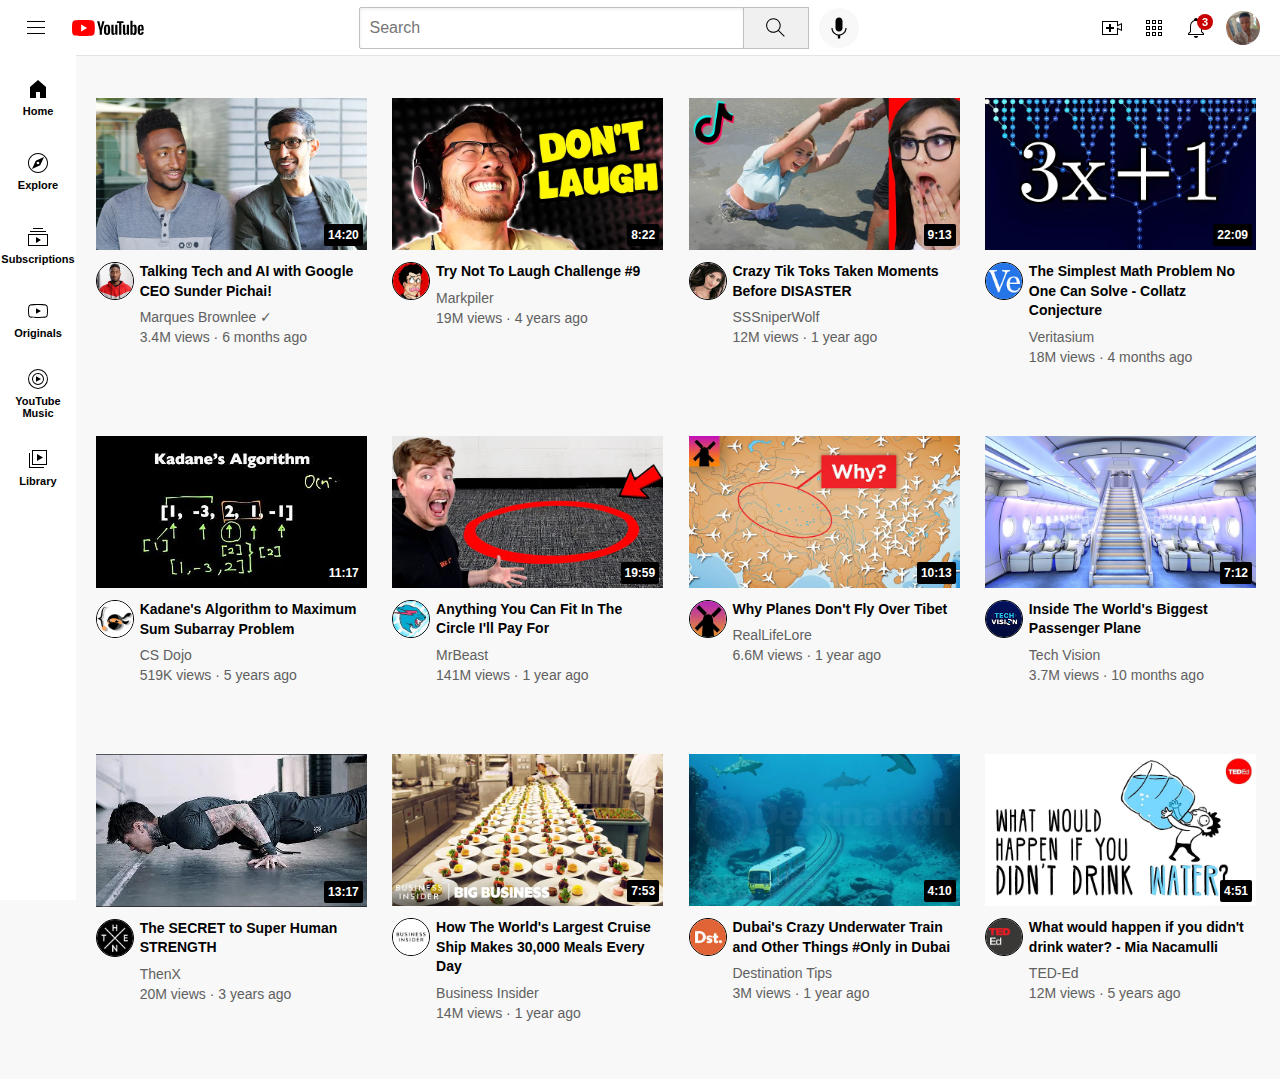
<file: index.html>
<!DOCTYPE html>
<html lang="en">
<head>
    <meta charset="UTF-8">
    <meta http-equiv="X-UA-Compatible" content="IE=edge">
    <meta name="author" content="JudeChuks, 22/10/2022">
    <meta name="revised" content="JudeChuks, 27/10/2022">
    <meta name="viewport" content="width=device-width, initial-scale=1.0">
    <title>Youtube Clone</title>
    <!-- css -->
    <link rel="stylesheet" href="./css/general.css">
    <link rel="stylesheet" href="./css/header.css">
    <link rel="stylesheet" href="./css/sidebar.css">
    <link rel="stylesheet" href="./css/video.css">
</head>
<body>
  <!-- Header Section -->
  <!-- left section -->
  <header class="header">
    <section class="left-section">
      <img class="hamburger-menu" src="./icons/hamburger-menu.svg">
      <!-- youtube logo -->
    <img src="./icons/youtube-logo.svg" alt="youtube logo" class="youtube-logo">
    </section>

    <!-- middle section -->
    <section class="middle-section">
      <!-- Search Button -->
        <input type="text" class="search-bar" placeholder="Search">
        <button class="search-btn">
          <img src="./icons/search.svg" alt="search icon" class="search-icon">
          <div class="tooltip">Search</div>
        </button>
        <!-- microphone icon -->
         <button class="microphone-btn">
           <img src="./icons/voice-search-icon.svg" alt="microphone icon" class="microphone-icon">
           <div class="tooltip">Search with your voice</div>
         </button>
    </section>

    <!-- right section -->
    <section class="right-section">
     <div class="upload-icon-container">
      <img class="upload-icon" src="./icons/upload.svg" alt="upload icon">
      <div class="tooltip">Create</div>
     </div>
     <div class="apps-icon-container">
      <img class="apps-icon" src="./icons/youtube-apps.svg" alt="apps icon">
      <div class="tooltip">Apps</div>
      </div>
      <div class="note-icon-container">
        <img class="note-icon" src="./icons/notifications.svg" alt="notification icon">
        <div class="note-count">3</div>
        <div class="tooltip">Notifications</div>
      </div>
      <div class="profile-icon-container">
        <img class="profile-icon" src="./images/profile/account.jpg" alt="account profile" >
        <div class="tooltip">Account</div>
      </div>
    </section>
  </header>

    <!-- Side Menu -->
    <nav class="sidebar">
      <div class="sidebar-link"><img src="./icons/home.svg"><div>Home</div></div>
      <div class="sidebar-link"><img src="./icons/explore.svg"><div>Explore</div></div>
      <div class="sidebar-link"><img src="./icons/subscriptions.svg"><div>Subscriptions</div></div>
      <div class="sidebar-link"><img src="./icons/originals.svg"><div>Originals</div></div>
      <div class="sidebar-link"><img src="./icons/youtube-music.svg"><div>YouTube Music</div></div>
      <div class="sidebar-link"><img src="./icons/library.svg"><div>Library</div></div>
    </nav>
    <main>
    <!-- Video Section -->
    <section class="video-grid">
    <!-- channel 1 -->
      <article class="video-channel">
        <div class="thumbnail">
          <a href="./Mediaplayer2.html" target="_blank">
          <img src="./images/thumbnails/thumbnail-1.webp" alt="thumbnail" class="thumbnail-img">
          </a>
          <div class="video-time">14:20</div>
        </div>
        <div class="video-info-grid">
          <div class="profile">
          <a href="./circular progress bar.htm" target="_blank">
            <img src="./images/profile/channel-1.jpg" alt="profile picture" class="profile-pic">
          </a>
          <div class="channel-tooltip">
                <img class="profile-pic pic-left" src="./images/profile/channel-1.jpg">
                <div class="profile-left">
                  <p class="author">Marques Brownlee</p>
                  <p class="subscribers">15M subscribers</p>
                </div>
            </div>
          </div>
          <div class="video-info">
            <!-- Video Title -->
            <p class="video-title"><a href="./Mediaplayer2.html" target="_blank">Talking Tech and AI with Google CEO Sunder Pichai!</a></p>
            <!-- Video Author -->
            <p class="video-author">Marques Brownlee &checkmark;</p>
            <!-- Video Upload Date -->
            <p class="video-stats">3.4M views &middot; 6 months ago</p>
          </div>
        </div>
      </article>
    <!-- channel 2 -->
      <article class="video-channel">
        <div class="thumbnail">
          <a href="./Mediaplayer2.html" target="_blank">
          <img src="./images/thumbnails/thumbnail-2.webp" alt="thumbnail" class="thumbnail-img">
          </a>
          <div class="video-time">8:22</div>
        </div>
        <div class="video-info-grid">
          <div class="profile">
          <a href="./circular progress bar.htm" target="_blank">
            <img src="./images/profile/channel-2.jpg" alt="profile picture" class="profile-pic">
          </a>
          <div class="channel-tooltip">
                <img class="profile-pic pic-left" src="./images/profile/channel-2.jpg">
                <div class="profile-left">
                  <p class="author">Markpiler</p>
                  <p class="subscribers">30M subscribers</p>
                </div>
            </div>
          </div>
          <div class="video-info">
            <!-- Video Title -->
            <p class="video-title"><a href="./Mediaplayer2.html" target="_blank">Try Not To Laugh Challenge #9</a></p>
            <!-- Video Author -->
            <p class="video-author">Markpiler</p>
            <!-- Video Upload Date -->
            <p class="video-stats">19M views &middot; 4 years ago</p>
          </div>
        </div>
      </article>
    <!-- channel 3 -->
      <article class="video-channel">
        <div class="thumbnail">
          <a href="./Mediaplayer2.html" target="_blank">
          <img src="./images/thumbnails/thumbnail-3.webp" alt="thumbnail" class="thumbnail-img">
          </a>
          <div class="video-time">9:13</div>
        </div>
        <div class="video-info-grid">
          <div class="profile">
          <a href="./circular progress bar.htm" target="_blank">
            <img src="./images/profile/channel-3.jpg" alt="profile picture" class="profile-pic">
          </a>
          <div class="channel-tooltip">
                <img class="profile-pic pic-left" src="./images/profile/channel-3.jpg">
                <div class="profile-left">
                  <p class="author">SSSniperWolf</p>
                  <p class="subscribers">21M subscribers</p>
                </div>
            </div>
          </div>
          <div class="video-info">
            <!-- Video Title -->
            <p class="video-title"><a href="./Mediaplayer2.html" target="_blank">Crazy Tik Toks Taken Moments Before DISASTER</a></p>
            <!-- Video Author -->
            <p class="video-author">SSSniperWolf</p>
            <!-- Video Upload Date -->
            <p class="video-stats">12M views &middot; 1 year ago</p>
          </div>
        </div>
      </article>
    <!-- channel 4 -->
      <article class="video-channel">
        <div class="thumbnail">
          <a href="./Mediaplayer2.html" target="_blank">
          <img src="./images/thumbnails/thumbnail-4.webp" alt="thumbnail" class="thumbnail-img">
          </a>
          <div class="video-time">22:09</div>
        </div>
        <div class="video-info-grid">
          <div class="profile">
          <a href="./circular progress bar.htm" target="_blank">
            <img src="./images/profile/channel-4.jpg" alt="profile picture" class="profile-pic">
          </a>
          <div class="channel-tooltip">
                <img class="profile-pic pic-left" src="./images/profile/channel-4.jpg">
                <div class="profile-left">
                  <p class="author">Veritasium</p>
                  <p class="subscribers">22M subscribers</p>
                </div>
            </div>
          </div>
          <div class="video-info">
            <!-- Video Title -->
            <p class="video-title"><a href="./Mediaplayer2.html" target="_blank">The Simplest Math Problem No One Can Solve &dash; Collatz Conjecture</a></p>
            <!-- Video Author -->
            <p class="video-author">Veritasium</p>
            <!-- Video Upload Date -->
            <p class="video-stats">18M views &middot; 4 months ago</p>
          </div>
        </div>
      </article>
    <!-- channel 5 -->
      <article class="video-channel">
        <div class="thumbnail">
          <a href="./Mediaplayer2.html" target="_blank">
          <img src="./images/thumbnails/thumbnail-5.webp" alt="thumbnail" class="thumbnail-img">
          </a>
          <div class="video-time">11:17</div>
        </div>
        <div class="video-info-grid">
          <div class="profile">
          <a href="./circular progress bar.htm" target="_blank">
            <img src="./images/profile/channel-5.jpg" alt="profile picture" class="profile-pic">
          </a>
          <div class="channel-tooltip">
                <img class="profile-pic pic-left" src="./images/profile/channel-5.jpg">
                <div class="profile-left">
                  <p class="author">CS Dojo</p>
                  <p class="subscribers">1M subscribers</p>
                </div>
            </div>
          </div>
          <div class="video-info">
            <!-- Video Title -->
            <p class="video-title"><a href="./Mediaplayer2.html" target="_blank">Kadane's Algorithm to Maximum Sum Subarray Problem</a></p>
            <!-- Video Author -->
            <p class="video-author">CS Dojo</p>
            <!-- Video Upload Date -->
            <p class="video-stats">519K views &middot; 5 years ago</p>
          </div>
        </div>
      </article>
    <!-- channel 6 -->
      <article class="video-channel">
        <div class="thumbnail">
          <a href="./Mediaplayer2.html" target="_blank">
          <img src="./images/thumbnails/thumbnail-6.webp" alt="thumbnail" class="thumbnail-img">
          </a>
          <div class="video-time">19:59</div>
        </div>
        <div class="video-info-grid">
          <div class="profile">
          <a href="./circular progress bar.htm" target="_blank">
            <img src="./images/profile/channel-6.jpg" alt="profile picture" class="profile-pic">
          </a>
          <div class="channel-tooltip">
                <img class="profile-pic pic-left" src="./images/profile/channel-6.jpg">
                <div class="profile-left">
                  <p class="author">MrBeast</p>
                  <p class="subscribers">200M subscribers</p>
                </div>
            </div>
          </div>
          <div class="video-info">
            <!-- Video Title -->
            <p class="video-title"><a href="./Mediaplayer2.html" target="_blank">Anything You Can Fit In The Circle I'll Pay For</a></p>
            <!-- Video Author -->
            <p class="video-author">MrBeast</p>
            <!-- Video Upload Date -->
            <p class="video-stats">141M views &middot; 1 year ago</p>
          </div>
        </div>
      </article>
    <!-- channel 7 -->
      <article class="video-channel">
        <div class="thumbnail">
          <a href="./Mediaplayer2.html" target="_blank">
          <img src="./images/thumbnails/thumbnail-7.webp" alt="thumbnail" class="thumbnail-img">
          </a>
          <div class="video-time">10:13</div>
        </div>
        <div class="video-info-grid">
          <div class="profile">
          <a href="./circular progress bar.htm" target="_blank">
            <img src="./images/profile/channel-7.jpg" alt="profile picture" class="profile-pic">
          </a>
          <div class="channel-tooltip">
                <img class="profile-pic pic-left" src="./images/profile/channel-7.jpg">
                <div class="profile-left">
                  <p class="author">RealLifeLore</p>
                  <p class="subscribers">12M subscribers</p>
                </div>
            </div>
          </div>
          <div class="video-info">
            <!-- Video Title -->
            <p class="video-title"><a href="./Mediaplayer2.html" target="_blank">Why Planes Don't Fly Over Tibet</a></p>
            <!-- Video Author -->
            <p class="video-author">RealLifeLore</p>
            <!-- Video Upload Date -->
            <p class="video-stats">6.6M views &middot; 1 year ago</p>
          </div>
        </div>
      </article>
    <!-- channel 8 -->
      <article class="video-channel">
        <div class="thumbnail">
          <a href="./Mediaplayer2.html" target="_blank">
          <img src="./images/thumbnails/thumbnail-8.webp" alt="thumbnail" class="thumbnail-img">
          </a>
          <div class="video-time">7:12</div>
        </div>
        <div class="video-info-grid">
          <div class="profile">
          <a href="./circular progress bar.htm" target="_blank">
            <img src="./images/profile/channel-8.jpeg" alt="profile picture" class="profile-pic">
          </a>
          <div class="channel-tooltip">
                <img class="profile-pic pic-left" src="./images/profile/channel-8.jpeg">
                <div class="profile-left">
                  <p class="author">Tech Vision</p>
                  <p class="subscribers">10M subscribers</p>
                </div>
            </div>
          </div>
          <div class="video-info">
            <!-- Video Title -->
            <p class="video-title"><a href="./Mediaplayer2.html" target="_blank">Inside The World's Biggest Passenger Plane</a></p>
            <!-- Video Author -->
            <p class="video-author">Tech Vision</p>
            <!-- Video Upload Date -->
            <p class="video-stats">3.7M views &middot; 10 months ago</p>
          </div>
        </div>
      </article>
    <!-- channel 9 -->
      <article class="video-channel">
        <div class="thumbnail">
          <a href="./Mediaplayer2.html" target="_blank">
          <img src="./images/thumbnails/thumbnail-9.webp" alt="thumbnail" class="thumbnail-img">
          </a>
          <div class="video-time">13:17</div>
        </div>
        <div class="video-info-grid">
          <div class="profile">
          <a href="./circular progress bar.htm" target="_blank">
            <img src="./images/profile/channel-9.jpg" alt="profile picture" class="profile-pic">
          </a>
          <div class="channel-tooltip">
                <img class="profile-pic pic-left" src="./images/profile/channel-9.jpg">
                <div class="profile-left">
                  <p class="author">ThenX</p>
                  <p class="subscribers">32M subscribers</p>
                </div>
            </div>
          </div>
          <div class="video-info">
            <!-- Video Title -->
            <p class="video-title"><a href="./Mediaplayer2.html" target="_blank">The SECRET to Super Human STRENGTH</a></p>
            <!-- Video Author -->
            <p class="video-author">ThenX</p>
            <!-- Video Upload Date -->
            <p class="video-stats">20M views &middot; 3 years ago</p>
          </div>
        </div>
      </article>
    <!-- channel 10 -->
      <article class="video-channel">
        <div class="thumbnail">
          <a href="./Mediaplayer2.html" target="_blank">
          <img src="./images/thumbnails/thumbnail-10.webp" alt="thumbnail" class="thumbnail-img">
          </a>
          <div class="video-time">7:53</div>
        </div>
        <div class="video-info-grid">
          <div class="profile">
          <a href="./circular progress bar.htm" target="_blank">
            <img src="./images/profile/channel-10.jpg" alt="profile picture" class="profile-pic">
          </a>
          <div class="channel-tooltip">
                <img class="profile-pic pic-left" src="./images/profile/channel-10.jpg">
                <div class="profile-left">
                  <p class="author">Business Insider</p>
                  <p class="subscribers">24M subscribers</p>
                </div>
            </div>
          </div>
          <div class="video-info">
            <!-- Video Title -->
            <p class="video-title"><a href="./Mediaplayer2.html" target="_blank">How The World's Largest Cruise Ship Makes 30,000 Meals Every Day</a></p>
            <!-- Video Author -->
            <p class="video-author">Business Insider</p>
            <!-- Video Upload Date -->
            <p class="video-stats">14M views &middot; 1 year ago</p>
          </div>
        </div>
      </article>
    <!-- channel 11 -->
      <article class="video-channel">
        <div class="thumbnail">
          <a href="./Mediaplayer2.html" target="_blank">
          <img src="./images/thumbnails/thumbnail-11.webp" alt="thumbnail" class="thumbnail-img">
          </a>
          <div class="video-time">4:10</div>
        </div>
        <div class="video-info-grid">
          <div class="profile">
          <a href="./circular progress bar.htm" target="_blank">
            <img src="./images/profile/channel-11.jpg" alt="profile picture" class="profile-pic">
          </a>
          <div class="channel-tooltip">
                <img class="profile-pic pic-left" src="./images/profile/channel-11.jpg">
                <div class="profile-left">
                  <p class="author">Destination Tips</p>
                  <p class="subscribers">8M subscribers</p>
                </div>
            </div>
          </div>
          <div class="video-info">
            <!-- Video Title -->
            <p class="video-title"><a href="./Mediaplayer2.html" target="_blank">Dubai's Crazy Underwater Train and Other Things #Only in Dubai</a></p>
            <!-- Video Author -->
            <p class="video-author">Destination Tips</p>
            <!-- Video Upload Date -->
            <p class="video-stats">3M views &middot; 1 year ago</p>
          </div>
        </div>
      </article>
    <!-- channel 12 -->
      <article class="video-channel">
        <div class="thumbnail">
          <a href="./Mediaplayer2.html" target="_blank">
          <img src="./images/thumbnails/thumbnail-12.webp" alt="thumbnail" class="thumbnail-img">
          </a>
          <div class="video-time">4:51</div>
        </div>
        <div class="video-info-grid">
          <div class="profile">
          <a href="./circular progress bar.htm" target="_blank">
            <img src="./images/profile/channel-12.jpg" alt="profile picture" class="profile-pic">
          </a>
            <div class="channel-tooltip">
                <img class="profile-pic pic-left" src="./images/profile/channel-12.jpg">
                <div class="profile-left">
                  <p class="author">TED&dash;Ed</p>
                  <p class="subscribers">14M subscribers</p>
                </div>
            </div>
          </div>
          <div class="video-info">
            <!-- Video Title -->
            <p class="video-title"><a href="./Mediaplayer2.html" target="_blank">What would happen if you didn't drink water? &dash; Mia Nacamulli</a></p>
            <!-- Video Author -->
            <p class="video-author">TED&dash;Ed</p>
            <!-- Video Upload Date -->
            <p class="video-stats">12M views &middot; 5 years ago</p>
          </div>
        </div>
      </article>
      
    </section>
  </main>
    
</body>
</html>
</file>
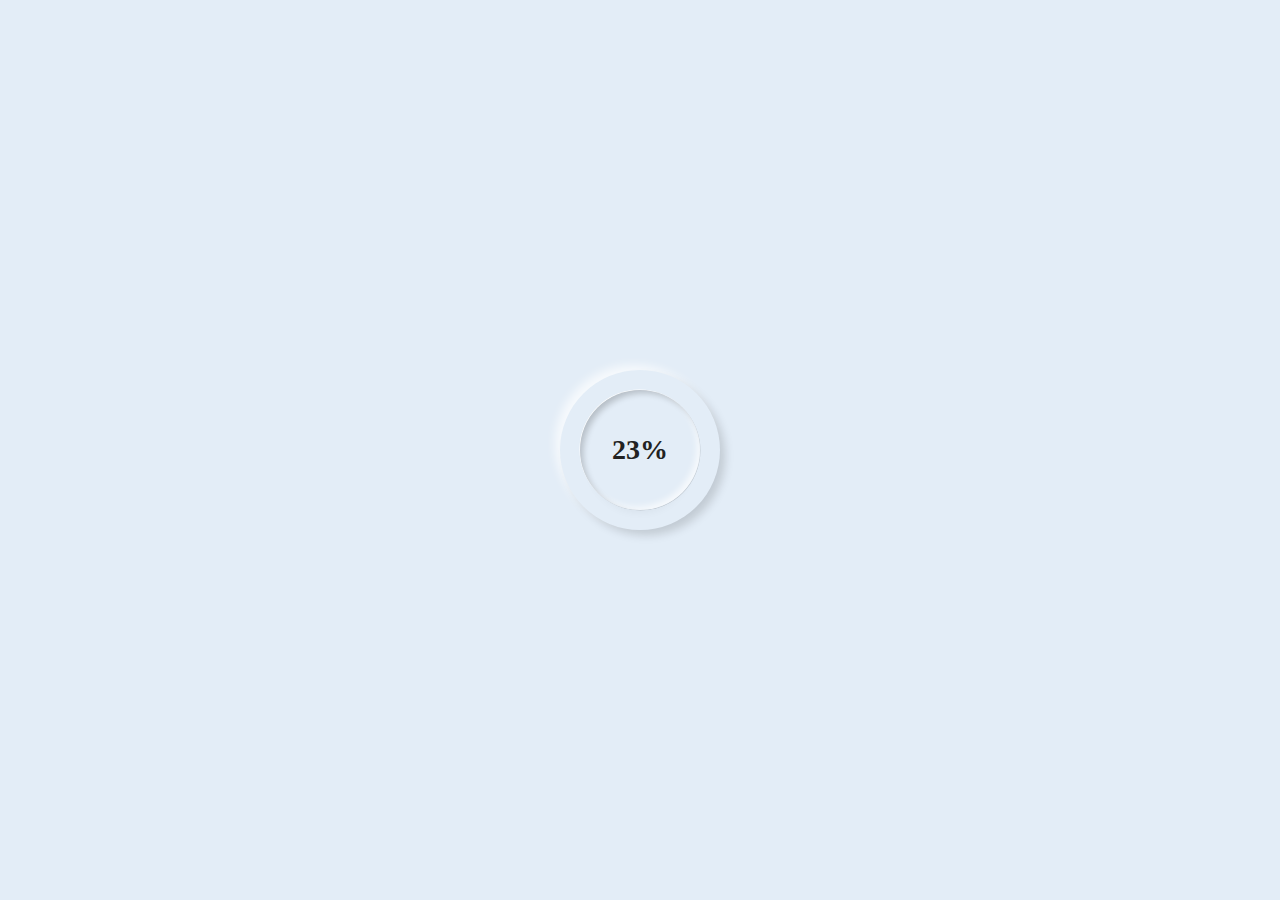
<file: circular progress bar.htm>
<!DOCTYPE html>
<html lang="en">

<head>
    <title>Circular Progress Bar </title>
    <meta name="revised"
        content="JudeChuks, 03/08/2022">
    <meta charset="UTF-8">
</head>

<style>
    * {
        Padding: 0;
        Margin: 0;
        box-sizing: border-box;
    }

        /* 1em = Browser's default size (which is 16px = 12pt = 100%) */
    #container {
        background: #e3edf7;
        height: 100vh;
        display: flex;
        align-items: center;
        justify-content: center;
    }
    .wrapper {
        width: 160px;
        height: 160px;
        position: relative;
    }
    .outer {
        width: 160px;
        height: 160px;
        border-radius: 50%;
        padding: 20px;
        box-shadow: 6px 6px 10px -1px rgba(0, 0, 0, 0.15),
                    -6px -6px 10px -1px rgba(255, 255, 255, 0.7);
    }
    .inner {
        width: 120px;
        height: 120px;
        border-radius: 50%;
        display: flex;
        align-items: center;
        justify-content: center;
        box-shadow: inset 4px 4px 6px -1px rgba(0, 0, 0, 0.2),
                    inset -4px -4px 6px -1px rgba(255, 255, 255, 0.7),
                    -0.5px -0.5px 0px rgba(255, 255, 255, 1),
                    0.5px 0.5px 0px rgba(0, 0, 0, 0.15),
                    0px 12px 10px -10px rgba(0, 0, 0, 0.05);
    }
    .item {
        font-size: 1.75rem;
        font-weight: 900;
        color: #222;
    }
    circle {
       fill: none;
       stroke: url(#GradientColor);
       stroke-width: 20px;
       stroke-dasharray: 472; /*472 is the complete value*/
       stroke-dashoffset: 472;
       animation: anim 2s linear forwards;
    }
    svg {
       position: absolute;
       top: 0;
       left: 0;
    }
    @keyframes anim {
       100% {
         stroke-dashoffset: 151; /* 472 - 472 * 0.68% */
       }
    }

</style>

<body>
  <main id="container">
    <div class="wrapper">
        <div class="outer">
            <div class="inner">
              <div class="item">
               <!-- 68% -->
              </div>
           </div>
        </div>
        <!-- svg gradient color application -->
    <svg xmlns="http://www.w3.org/2000/svg" version="1.1" width="160px" height="160px">
     <defs>
       <linearGradient id="GradientColor">
         <stop offset="0%" stop-color="red" />
         <!-- <stop offset="33%" stop-color="green" />
         <stop offset="66%" stop-color="yellow" /> -->
         <stop offset="100%" stop-color="blue" />
       </linearGradient>
     </defs>
     <circle cx="80" cy="80" r="70" stroke-linecap="round" />
    </svg>

    </div>
  </main>

  <script>
    //counting progress
    let item = document.querySelector(".item");
    let counter = 0;
    setInterval(() => {
      
      if(counter === 68) {
        clearInterval();
      } else {
        counter += 1;
        item.textContent = counter+"%";
      }
      
    }, 28);
  </script>
</body>

</html>
</file>
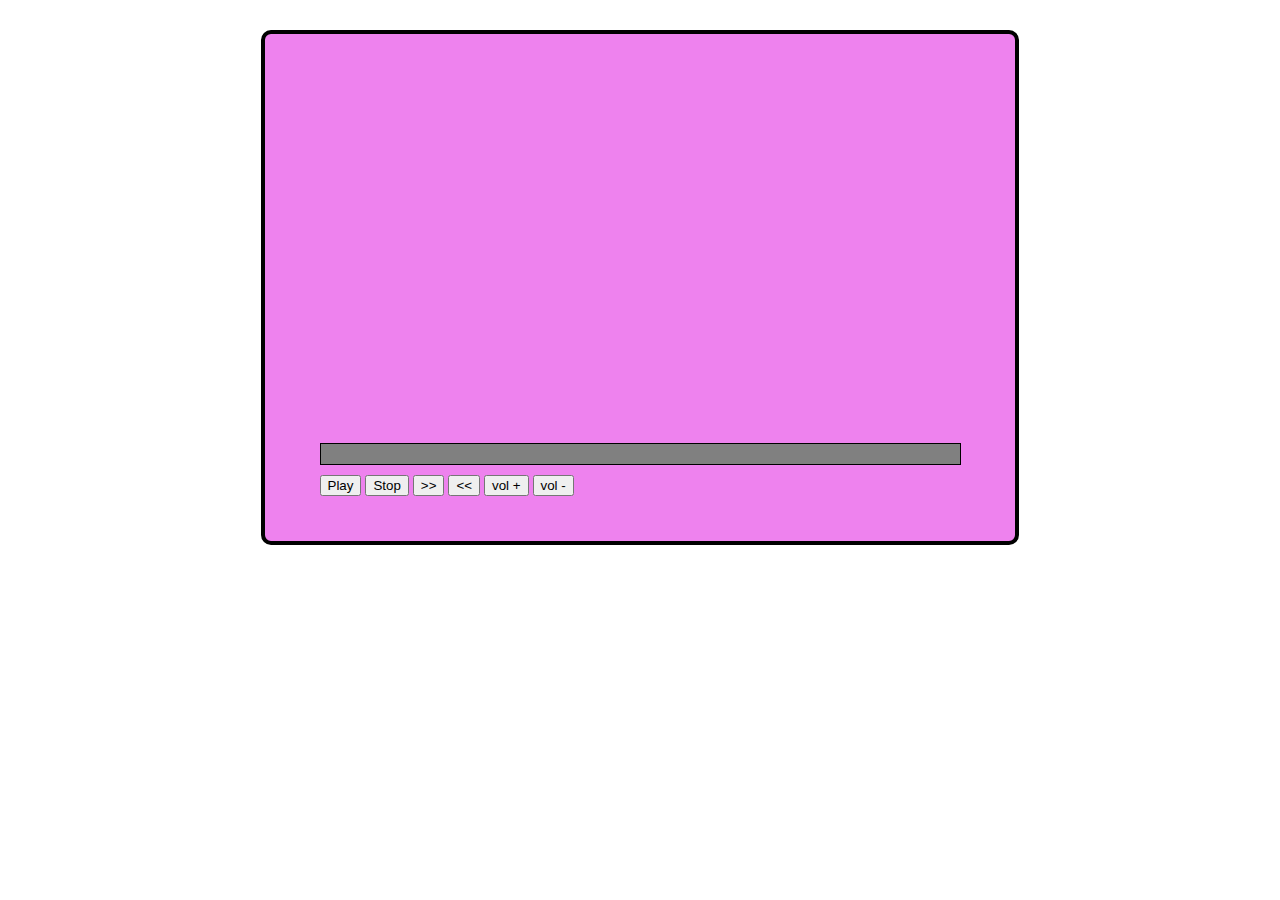
<file: Mediaplayer2.html>
<!DOCTYPE html>
<html>
<head>
<meta charset="utf-8" />
<title> Video Media Player </title>
<link rel="stylesheet" href="./css/Mediaplayer2.css" />
<script src="./script/Mediaplayer2.js"></script>
</head>
<body>
<section id="skin">
<video src="https://youtu.be/sVPlb5C3oQ8" id="vid" width="660" height="360"></video>
<nav>
<div id="progressContainer">
<div id="progressBar"> </div>
</div>
<div id="buttons">
<button type="button" id="playButton">Play</button>
<button type="button" id="stopButton">Stop</button>
<button type="button" id="fButton">>></button>
<button type="button" id="bButton"><<</button>
<button type="button" id="vHighButton">vol +</button>
<button type="button" id="vLowButton">vol -</button>
</div>
<div style="clear:both;"></div>
</nav>
</section>
</body>
</html>
</file>
<file: css/general.css>
html {
  font-family: arial;
}
*{
  margin: 0;
  padding: 0;
  /* box-sizing: border-box; */
}
body{
  padding-bottom: 50px;
  padding-top: 80px;
  padding-left: 96px;
  padding-right: 24px;
  background-color: rgb(248, 248, 248);
  font-family: arial;
}
.video-title a:any-link{
  color: black;
  text-decoration: none;
}
</file>
<file: css/header.css>
/*//////// Header ////////*/
.header{
  height: 55px;
  background-color: white;
  border-bottom: 1px solid rgb(228, 228, 228);

  display: flex;
  justify-content: space-between;
  
  position: fixed;
  top: 0;
  left: 0;
  right: 0;
  z-index: 100;
}

/* ////////// left section ////////// */
.left-section{
  display: flex;
  align-items: center;
  padding-right: 10px;
}
.hamburger-menu{
  height: 24px;
  margin-left: 24px;
  margin-right: 24px;
}

/* ////////// middle section ////////// */
.middle-section{
  flex: 1;
  margin-left: 70px;
  margin-right: 35px;
  max-width: 500px;
  display: flex;
  align-items: center;
}
.search-bar{
  flex: 1;
  height: 40px;
  padding-left: 10px;
  font-size: 16px;
  border: 1px solid rgb(192, 192, 192);
  border-radius: 2px;
  box-shadow: inset 1px 2px 3px rgba(0, 0, 0, 0.05);
  width: 0;
}
.search-bar::placeholder{
  font-family: arial;
  font-size: 16px;
}
.search-btn{
  width: 66px;
  height: 42px;
  background-color: rgb(240, 240, 240);
  border: 1px solid rgb(192, 192, 192);
  margin-left: -1px;
  margin-right: 10px;
}
.search-btn, .microphone-btn, 
.upload-icon-container, 
.note-icon-container,
.apps-icon-container,
.profile-icon-container{
  position: relative;
  display: flex;
  justify-content: center;
  align-items: center;
}
.search-btn .tooltip, 
.microphone-btn .tooltip,
.upload-icon-container .tooltip, 
.note-icon-container .tooltip,
.apps-icon-container .tooltip,
.profile-icon-container .tooltip{
  position: absolute;
  background-color: gray;
  color: white;
  padding: 4px 10px;
  border-radius: 2px;
  font-size: 16px;
  bottom: -32px;
  opacity: 0;
  transition: opacity 0.3s;
  pointer-events: none;
  white-space: nowrap;
}
.search-btn:hover .tooltip,
.microphone-btn:hover .tooltip, 
.upload-icon-container:hover .tooltip,
.note-icon-container:hover .tooltip,
.apps-icon-container:hover .tooltip,
.profile-icon-container:hover .tooltip{
  opacity: 1;
}
.search-icon{
  height: 25px;
}
.microphone-btn{
  width: 40px;
  height: 40px;
  border-radius: 50%;
  border: none;
  background-color: rgb(248, 248, 248);
}
.microphone-icon{
  height: 28px;
}

/* ////////// right section ////////// */
.right-section{
  width: 160px;
  margin-right: 20px;
  display: flex;
  align-items: center;
  justify-content: space-between;
  flex-shrink: 0;
}
.upload-icon, .apps-icon, 
.note-icon{ 
  height: 24px;
}
.note-count{
  position: absolute;
  top: -2px;
  right: -5px;
  background-color: rgb(200, 0, 0);
  color: white;
  font-weight: bold;
  font-size: 11px;
  padding: 2px 5px;
  text-align: center;
  border-radius: 50%;
}
.profile-icon {
  width: 34px;
  height: 34px;
  border-radius: 50%;
  cursor: pointer;
}
img[src^="./icons/"]:hover{
  cursor: pointer;
}

/*///////////////// MEDIA QUERIES ///////////////*/
@media screen and (max-width: 400px){
  .left-section{
    padding-right: 5px;
  }
  .hamburger-menu{
    margin-left: 12px;
    margin-right: 12px;
  }
  .middle-section{
    margin-left: -55px;
    margin-right: 55px;
    max-width: 100px;
  }
  .search-bar{
    padding-left: 7px;
  }
  .microphone-btn{
    width: 30px;
    height: 30px;
  }
  .right-section{
    width: 160px;
    margin-right: 20px;
    margin-left: -150px;
  }
}
</file>
<file: css/sidebar.css>
/*////////// Side Bar //////////*/
.sidebar{
  background-color: white;
  text-align: center;
  padding-top: 5px;
  width: 76px;

  position: fixed;
  top: 55px;
  left: 0;
  bottom: 0;
  z-index: 200;
}
.sidebar-link{
  height: 74px;
  display: flex;
  align-items: center;
  justify-content: center;
  flex-direction: column;
  cursor: pointer;
} 
.sidebar-link:hover{
  background-color: rgb(235, 235, 235);
}
.sidebar-link img{
  height: 24px;
  margin-bottom: 4px;
}
.sidebar-link div{
  font-size: 11px;
  font-weight: bold;
}
</file>
<file: css/video.css>
/*////////// Video Section //////////*/
.video-grid{
  display: grid;
  grid-template-columns: 1fr 1fr 1fr;
  gap: 5vh 2vw;
}
/*//////// Video Text Styles ////////*/
.video-title{
  font-size: 14px; 
  font-weight: 600;
  line-height: 1.4;
  margin-bottom: 8px;
}
.video-author{
  font-size: 14px;
  color: rgb(96, 96, 96);
  margin-bottom: 4px;
}
.video-stats{
  font-size: 0.875rem; /*14px*/
  color: rgb(96, 96, 96);
  margin-bottom: 8px;  
}
.video-description{
  font-size: 0.875rem; /*14px*/
  color: rgb(96, 96, 96);
  line-height: 1.4;
}

/* //////// Channel Section //////// */
.video-channel{
  width: 100%;
  margin-top: 18px;
}
.thumbnail{
  margin-bottom: 8px;
  position: relative;
}
.thumbnail-img{
  width: 100%;
}
.profile-pic{
  width: 36px;
  border-radius: 50%;
  border: 1px solid black;
}
.video-info-grid{
  display: grid;
  grid-template-columns: 36px auto;
  column-gap: 0.6vw;
}
.video-time{
  background-color: black;
  color: white;
  padding: 4px;
  position: absolute;
  right: 4px;
  bottom: 8px;
  border-radius: 2px;
  font-weight: bold;
  font-size: 12px;
}
.profile{
  position: relative;
  height: 35px;
}
.profile:hover .channel-tooltip{
  opacity: 1;
}
.channel-tooltip{
  position: absolute;
  border-radius: 4px;
  background-color: white;
  box-shadow: 0px 0px 10px rgb(96, 96, 96);
  padding: 5px 25px 5px 10px;
  opacity: 0;
  transition: all 0.8s;
  display: grid;
  grid-template-columns: auto auto;
  gap: 10px;
  pointer-events: none;
}

.pic-left{
  width: 46px;
}
.profile-left .author{
  font-weight: 800;
  font-size: 16px;
  white-space: nowrap;
}
.profile-left .subscribers{
  font-size: 14px;
  color: rgb(96, 96, 96);
  white-space: nowrap;
}

/*//////// Media Queries ////////*/
@media screen and (max-width: 1100px) {
    .pic-left{
      width: 36px;
    }
    .profile-left .author{
      font-weight: 800;
      font-size: 14px;
      white-space: nowrap;
    }
    .profile-left .subscribers{
      font-size: 12px;
      color: rgb(96, 96, 96);
      white-space: nowrap;
    }
    .channel-tooltip {
      padding: 5px 18px 5px 8px;
    }
}

@media screen and (min-width: 1000px) {
    .video-grid {
      grid-template-columns: 1fr 1fr 1fr 1fr;
    }
}

@media (min-width: 751px) and (max-width: 999px) {
    .video-grid {
      grid-template-columns: 1fr 1fr 1fr;
    }
}

@media screen and (max-width: 750px) {
    .video-grid {
      grid-template-columns: 1fr 1fr;
      gap: 20px;
    }
}

@media screen and (max-width: 400px) {
  .video-grid {
    grid-template-columns: 150px 150px;
  }
  .video-info-grid{
    column-gap: 10px;
  }
}
</file>
<file: css/Mediaplayer2.css>
body {
	text-align: center;
} 

header, footer, nav, section, hgroup, article, aside {
	display: block;
} 

#skin {
	width: 670px;
	margin: 30px auto;
	Padding: 40px;
	background: violet;
	border: 4px solid black;
	border-radius: 10px;
} 

nav {
	margin: 5px 0px;
} 

#button {
	padding: 5px;
	width: 60px;
	height: 22px;
	margin: 5px;
} 

#buttons {
	display: inline-block;
	margin: 10px 0px 0px 14.5px;
	float: left;
}

#progressContainer {
	position: relative;
	margin: 0px 0px 0px 15px;
	width: 639px;
	height: 20px;
	border: .5px solid black;
	background: gray;
}
 
#progressBar {
	position: absolute;
	width: 0px;
	height: 20px;
	background: red;
}
</file>
